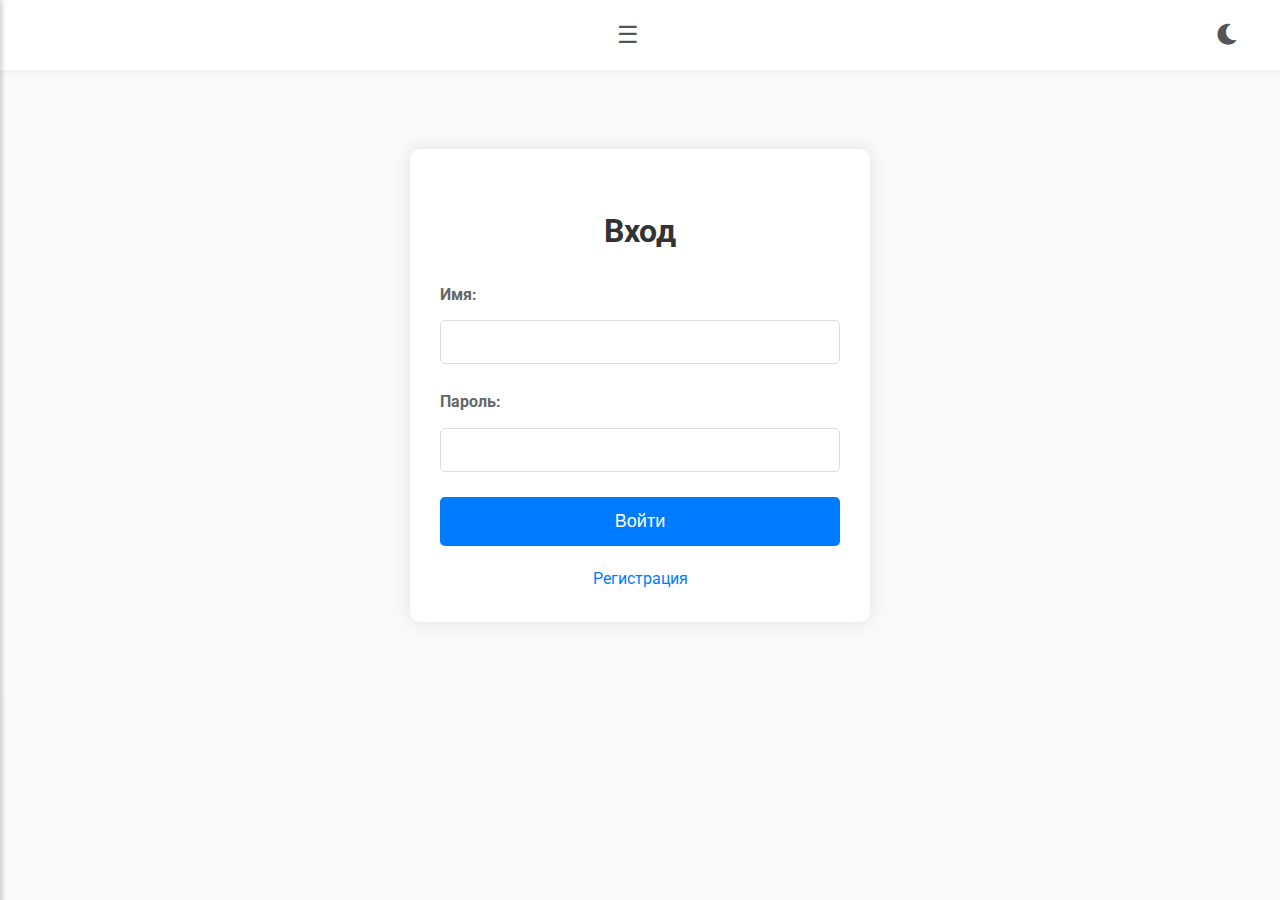
<file: akk.html>
<!DOCTYPE html>
<html lang="ru">

<head>
    <meta charset="UTF-8">
    <meta name="viewport" content="width=device-width, initial-scale=1.0">
    <meta name="description" content="Конспекты по математике.">
    <title>Kонспекты - Аккаунт</title>
    <link rel="stylesheet" href="./css/style.css">
    <!-- Общий стиль -->
    <link rel="stylesheet" href="./css/dark.css" id="theme-stylesheet">
    <link rel="stylesheet" href="./css/akk.css">
    <link rel="stylesheet" href="https://cdnjs.cloudflare.com/ajax/libs/font-awesome/6.0.0/css/all.min.css"
        integrity="sha512-9usAa10IRO0HhonpyAIVpjrylPvoDwiPUiKdWk5t3PyolY1cOd4DSE0Ga+ri4AuTroPR5aQvXU9xC6qOPnzFeg=="
        crossorigin="anonymous" referrerpolicy="no-referrer" />
    <link rel="shortcut icon" href="assets/logo.png" type="image/x-icon">
    <link rel="preconnect" href="https://fonts.googleapis.com">
    <link rel="preconnect" href="https://fonts.gstatic.com" crossorigin>
    <link href="https://fonts.googleapis.com/css2?family=Roboto:wght@400;700&display=swap" rel="stylesheet">
</head>

<body>
    <header>
        <nav>
            <button class="burger-menu">☰</button>
            <a href="./">
            </a>
            <div class="nav-items">
                <a href="./index.html"><i class="fa fa-home"></i> Главная</a>
                <div id="userProfile"> </div>
            </div>
            <div class="theme-toggle">
                <i class="fa-solid fa-moon" id="theme-toggle-icon"></i>
            </div>
        </nav>
    </header>

    <div class="auth-container">
        <div class="form-container">
            <div class="login-form" id="loginForm">
                <h2>Вход</h2>
                <form id="loginFormInner">
                    <div class="form-group">
                        <label for="usernameLogin">Имя:</label>
                        <input type="text" id="usernameLogin" name="usernameLogin" required>
                    </div>
                    <div class="form-group">
                        <label for="passwordLogin">Пароль:</label>
                        <input type="password" id="passwordLogin" name="passwordLogin" required>
                    </div>
                    <button type="submit">Войти</button>
                    <p class="error-message" id="loginErrorMessage"></p>
                </form>
                <a href="#" class="form-switch" id="showRegisterForm">Регистрация</a>
            </div>

            <div class="register-form hidden" id="registerForm">
                <h2>Регистрация</h2>
                <form id="registerFormInner">
                    <div class="form-group">
                        <label for="usernameRegister">Имя:</label>
                        <input type="text" id="usernameRegister" name="usernameRegister" required>
                    </div>
                    <div class="form-group">
                        <label for="passwordRegister">Пароль:</label>
                        <input type="password" id="passwordRegister" name="passwordRegister" required>
                    </div>
                    <button type="submit">Зарегистрироваться</button>
                    <p class="error-message" id="registerErrorMessage"></p>
                </form>
                <a href="#" class="form-switch" id="showLoginForm">Войти</a>
            </div>

            <div class="welcome-message hidden" id="welcomeMessage">
                <h2>Приветствую, <span id="loggedInUsername"></span>!</h2>
                <p><a href="./index.html">Вернутся на главный</a></p>
                <button id="logoutButton">Выйти</button>
            </div>
        </div>
    </div>

    <script src="script.js"></script>
    <!-- Ваши другие скрипты -->
    <script src="burger.js"></script>
    <script src="theme.js"></script>
    <script src="akk.js"></script>
    
</body>

</html>
</file>
<file: css/style.css>
body {
    font-family: 'Roboto', sans-serif;
    margin: 0;
    padding: 0;
    background-color: #f9f9f9;
    color: #333;
    transition: background-color 0.3s, color 0.3s;
    line-height: 1.6;
    justify-content: center;
    align-items: center;
    min-height: 100vh;
}    
a{
    text-decoration: none;
    color: black;
}
#character-table {
    width: 100%;
    border-collapse: collapse;
    margin-top: 10px;
}

#character-table th,
#character-table td {
    border: 1px solid #ddd;
    padding: 8px;
    text-align: left;
}

#character-table th {
    background-color: #f0f0f0;
}

  #particles-js {
    position: fixed;
    width: 100%;
    height: 100%;
    z-index: -1;
  }

  .content {
    padding: 20px;
    border-radius: 10px;
    text-align: center;
    box-shadow: 0 0 10px rgba(0, 0, 0, 0.1); /* Добавляем тень для лучшей видимости */
  }

/*header*/
header {
    background-color: #fff;
    color: #333;
    padding: 1rem 0;
    box-shadow: 0 2px 5px rgba(0, 0, 0, 0.05);
    position: sticky;
    top: 0;
    z-index: 100;
}
/*Logo styling */
.logo a {
    color: #333;
    text-decoration: none;
    font-size: 1.7em;
    font-weight: bold;
    display: flex;
    align-items: center;
}

.logo img {
    width: 50px;
    margin-right: 10px;
}

.site-description {
    font-size: 0.8em;
    color: #777;
    display: block;
}
nav {
    display: flex;
    justify-content: space-between;
    align-items: center;
    max-width: 1200px;
    margin: 0 auto;
    padding: 0 20px;
}
/* Стили для кнопки "гамбургер-меню" */
.burger-menu {
    display: block;
    font-size: 1.5em;
    background: none;
    justify-content:left;
    border: none;
    cursor: pointer;
    padding: 0;
    transition: color 0.3s;
    color: #555;
}
.burger-menu:hover {
    color: #3498db;
}

/* Стили для панели навигации */
.nav-items {
    display: none; /* Скрываем изначально */
    flex-direction: column;
    position: fixed; /* Фиксированное позиционирование */
    top: 0;
    left: 0;
    width: 250px; /* Ширина панели навигации */
    height: 100%; /* Высота на весь экран */
    background-color: #fff;
    padding: 20px;
    box-shadow: 2px 0px 5px rgba(0, 0, 0, 0.2);
    z-index: 1000; /* Поверх всего */
    transform: translateX(-100%); /* Скрываем за левым краем */
    transition: transform 0.3s ease-in-out;
    overflow-y: auto; /* Для скролла, если контента много */
     display: flex;
     gap: 10px;
}

 

.nav-items a {
    padding: 10px;
    display: block;
    text-align: left;
    text-decoration: none;
    color: #333;
    transition: background-color 0.3s, color 0.3s;
    border-bottom: 1px solid #eee; /* Разделитель между ссылками */
}

.nav-items a:last-child {
    border-bottom: none; /* Убираем разделитель у последнего элемента */
}

.nav-items a:hover {
    background-color: #f2f2f2;
    color: #3498db;
}

/* Активация панели навигации */
.nav-items.active {
    display: flex; /* Показываем */
    transform: translateX(0); /* Выдвигаем на экран */
}


/* Затемнение фона при открытом меню */
body.menu-open::before {
    content: "";
    display: block;
    position: fixed;
    top: 0;
    left: 0;
    width: 100%;
    height: 100%;
    background-color: rgba(0, 0, 0, 0.5); /* Полупрозрачный черный */
    z-index: 999; /* Под панелью, но над остальным контентом */
}

.theme-toggle {
    cursor: pointer;
    font-size: 1.5em;
    color: #555;
    transition: color 0.3s;
}
.theme-toggle .fa-sun {
    color: yellow; /* Желтый цвет для солнышка */
}

.theme-toggle:hover {
    color: #777;
}

/*Page content*/
main {
    max-width: 1230px;
    margin: 20px auto;
    padding: 20px;
}

section {
    background-color: #fff;
    padding: 30px;
    margin-bottom: 30px;
    border-radius: 12px;
    box-shadow: 0 4px 8px rgba(0, 0, 0, 0.05);
}

/*Home section */
.home {
    text-align: center;
}

.home h1 {
    font-size: 2.5em;
    color: #3498db;
    margin-bottom: 10px;
}

.home p {
    font-size: 1.1em;

}

/*Subjects section layout*/
#subjects {
    text-align: center;
}

#subjects h2 {
    font-size: 2em;
    color: #333;
    margin-bottom: 20px;
}

.subjects-grid {
    display: grid;
    grid-template-columns: repeat(auto-fit, minmax(280px, 1fr));
    gap: 30px;
    padding: 20px;
}

/*Styling Subject Card*/
.subject-card {
    background-color: #fff;
    border-radius: 12px;
    box-shadow: 0 4px 8px rgba(0, 0, 0, 0.1);
    overflow: hidden;
    text-decoration: none; /* Убираем подчеркивание */
    color: inherit; /* Наследуем цвет текста от родителя */
    /* Clip corners */
}

.subject-body .fa-calculator{
color: #2e60cc;
}
.subject-body .fa-code{
    color: #33cc2e;
}
.subject-body .fa-history{
    color: #fae84a;
}
.subject-body .fa-font{
color: #e62828;
}
.subject-body .fa-flask{
    color: #8d2ecc;
}
.subject-body .fa-shield-alt{
    color: #bf2ecc;
}
.subject-body .fa-cogs{
    color: #2ebacc;
}
.subject-body .fa-cog{
    color: #2ebacc;
}

.subject-header img {
    object-fit: cover;
    width: 100%;
    height: 100%;
    vertical-align: middle;
    transition: transform 0.5s ease; /* Добавляем плавный переход для transform */
}


.subject-card:hover .subject-header img {
    transform: scale(1.1);  /* Увеличиваем масштаб фотографии при hover */
    box-shadow: 0 6px 12px rgba(0, 0, 0, 0.15);
}

.subject-card:hover .subject-body i {
    animation: pulsate 2.5s ease-in-out;
}

@keyframes pulsate {
    0% { transform: scale(1); }
    25%{ transform: scale(0.8);  }
    50% { transform: scale(-1.15); }
    100% { transform: scale(1); }
}

.subject-color-bar {
    height: 8px;  /* Толщина полоски */
    width: 100%;
    /* background-color: #2e60cc; */ /* Цвет полоски (можно задавать инлайново или через классы) */
    border-radius: 0 0 0px 0px; /* Закругление только нижних углов */
}

/*Card header*/
.subject-header {
    height: 180px;
    overflow: hidden;
    /* Добавил overflow: hidden; */
    position: relative;
    /* Чтобы можно было позиционировать псевдоэлемент */

    /* Math color*/


}

.subject-header img {
    object-fit: cover;
    width: 100%;
    height: 100%;
    vertical-align: middle;

    /* Убираем отступ у картинок */
}


/*Card content*/
.subject-body {
    padding: 20px;
    text-align: left;
    display: flex;
    flex-direction: column;
    justify-content: space-between;
    height: 220px;
    /* Fixed height*/
}

.subject-body i {
    margin-right: 8px;
    color: #777;
    /* Color to the icons*/
}

.subject-body h3 {
    font-size: 1.4em;
    margin-bottom: 8px;
    color: #333;
}

.subject-body p {
    font-size: 0.95em;
    color: #555;
    line-height: 1.4;
}

/*Progrees circle*/
.progress-circle {
    width: 60px;
    height: 60px;
    border-radius: 50%;
    background-color: #ecf0f1;
    /* Light background*/
    color: #333;
    display: flex;
    align-items: center;
    justify-content: center;
    font-weight: bold;

    /* Add the place between*/
    align-self: flex-end;
}

.telegram-link {
    color: #2AABEE; /* Telegram blue */
    font-size: 3em; /* Make the icon bigger */
    text-decoration: none; /* Remove underline */
  }
  .fa-telegram:hover{
    color: #000;
  }

/*Content of subject*/
#subject-content {
    text-align: left;
}

#topic-list {
    margin-top: 20px;
}

#topic-list a {
    display: block;
    padding: 12px 15px;
    margin-bottom: 8px;
    background-color: #f2f2f2;
    border-radius: 8px;
    text-decoration: none;
    color: #333;
    transition: background-color 0.3s;
}

#topic-list a:hover {
    background-color: #e0e0e0;
}

/*The form of connection */
#contact-form .form-group {
    margin-bottom: 15px;
}

#contact-form label {
    display: block;
    margin-bottom: 5px;
    font-weight: bold;
}

#contact-form input,
#contact-form textarea {
    width: 100%;
    padding: 10px;
    border: 1px solid #ddd;
    border-radius: 5px;
}

#contact-form button {
    background-color: #333;
    color: #fff;
    padding: 10px 20px;
    border: none;
    border-radius: 5px;
    cursor: pointer;
}

#contact-form button:hover {
    background-color: #555;
}

/*Underground part*/
footer {
    background-color: #333;
    color: #fff;
    text-align: center;
    padding: 10px 0;
    max-width: 100%;
}

/*The classes to hide and show */
.hidden {
    display: none;
}

.active {
    display: block;
}

/*Change the theme*/


/*Switch themes */
.theme-toggle {
    cursor: pointer;
    font-size: 1.5em;
    transition: color 0.3s;
}

.theme-toggle:hover {
    color: #ddd;
}

/*Quiz styling */
#quiz-container {
    margin-top: 20px;
}

#quiz {
    margin-bottom: 20px;
}

/*Show the results*/
#results {
    margin-top: 20px;
    padding: 10px;
    border: 1px solid #ccc;
    border-radius: 5px;
}

#percentage {
    font-weight: bold;
}

/*Добавляем стили для выпадающего меню*/
.nav-items.active {
    display: flex;
}
#userProfile {
    display: flex;
    justify-content: flex-start; /* Align content to the start */
    align-items: center;
    gap: 10px;
    margin-top: auto; /* Push the profile to the bottom */
    padding-bottom: 20px;
    align-items: center;
}

.user-profile-element {
    display: flex;
    align-items: center;
    gap: 5px;
    font-size: 16px;
    color: #555;
}

/* Style the user icon */

.user-profile-element i.fa-user-circle {
    font-size: 20px;
    color: #007bff;
}

/* Style Logout icon */
.user-profile-element a {
    color: #aaa;
    /* So the Link text will be still vissible on  dark theme */
    text-decoration: none;
    transition: color 0.3s ease; /* Smooth transition for hover effect */
}

.user-profile-element a:hover {
    color: #007bff; /* Change color on hover */
}

.user-profile-element a i {
    font-size: 1.2em;
}
#auth_block.hidden {
    display: none;
}
.hidden {
    display: none !important;
}
</file>
<file: css/dark.css>
.dark-mode {
    background-color: #111111;
    color: #fff;
}

.dark-mode h1,
.dark-mode h2,
.dark-mode h3 {
    color: #fff;
}
.dark-mode .progress-circle{
    background-color: #2c2c2c;
    color: #fff;
}

.dark-mode section {
    background-color: #333;
    box-shadow: 0 4px 8px rgba(255, 255, 255, 0.05);
    /* Subtle white shadow*/
}

.dark-mode #topic-list a {
    background-color: #444;
    color: #fff;
}

.dark-mode #topic-list a:hover {
    background-color: #555;
}

.dark-mode #contact-form input,
.dark-mode #contact-form textarea {
    border-color: #555;
    background-color: #333;
    color: #fff;
}
.dark-mode header{
    background-color: #0c0c0c;
}
.dark-mode a {
    color: #ccc;
}
.dark-mode p { 
    color:#ddd;
}
.dark-mode .subject-card{
    background-color:#222;
    color: #ddd;
}
.dark-mode .subject-card h3{
    color: #ddd;
}
.dark-mode .subject-card p{
    color: #bdbdbd;
}

.dark-mode footer {
    background-color: #111;
}
/* Dark Theme Support */
.dark-mode .burger-menu {
    color: #ddd;
}

.dark-mode .burger-menu:hover {
    color: #fff;
}

.dark-mode .nav-items {
    background-color: #333;
    box-shadow: 2px 0px 5px rgba(255, 255, 255, 0.1);
    color: #fff; /* Color for text within the nav */
}

.dark-mode .nav-items a {
    color: #ddd;
    border-bottom: 1px solid #555; /* Darker divider */
}

.dark-mode .nav-items a:hover {
    background-color: #444;
    color: #fff;
}
.dark-mode .home h1 {
    color: #7eb4ff; /* Более светлый синий для заголовка */
}

.dark-mode .topic-block {
    background-color: #333;
    box-shadow: 0 4px 8px rgba(255, 255, 255, 0.05);
}

.dark-mode .topic-header {
    background-color: #444;
    color: #7eb4ff;
}

.dark-mode .topic-header:hover {
    background-color: #555;
}

.dark-mode .topic-content {
    color: #ddd;
}

.dark-mode code {
    background-color: #444;
    color: #ddd;
}
.dark-mode .home p{
    color: #ddd;
}
.dark-mode .auth-container{
    background-color: #0000;
}
.dark-mode .form-container{
    background: #1b1b1b;
}
.dark-mode .form-group .label{
    color: #fff;
}
.dark-mode .user-profile-element{
    color: #ddd;
}
.dark-mode .content{
    color: black;
}
.dark-mode li{
    color: #d6d6d6;
}
.dark-mode td{
    color: #d6d6d6;
}
</file>
<file: css/akk.css>
.auth-container {
    display: flex;
    justify-content: center;
    align-items: center;
    min-height: 70vh; /* Чтобы форма занимала большую часть экрана */
    background-color: #fafafa
}

.form-container {
    background-color: #fff;
    border-radius: 10px;
    box-shadow: 0 0 20px rgba(0, 0, 0, 0.1);
    padding: 30px;
    width: 400px;
    max-width: 90%; /* Для адаптивности на маленьких экранах */
    text-align: center;
}

h2 {
    color: #333;
    margin-bottom: 25px;
    font-size: 2em;
}

.form-group {
    margin-bottom: 20px;
    text-align: left;
}

label {
    display: block;
    margin-bottom: 8px;
    color: #666666;
    font-weight: bold;
}

input[type="text"],
input[type="password"] {
    width: 100%;
    padding: 12px 15px;
    margin: 5px 0;
    border: 1px solid #ddd;
    border-radius: 5px;
    box-sizing: border-box;
    font-size: 16px;
}

button {
    background-color: #007bff;
    color: white;
    padding: 14px 20px;
    border: none;
    border-radius: 5px;
    cursor: pointer;
    font-size: 18px;
    width: 100%;
    transition: background-color 0.3s ease;
}


.error-message {
    color: #dc3545;
    margin-top: 15px;
    text-align: center;
    font-size: 16px;
}

.form-switch {
    display: block;
    text-align: center;
    margin-top: 20px;
    color: #007bff;
    text-decoration: none;
    font-size: 16px;
}

.form-switch:hover {
    text-decoration: underline;
}

.welcome-message {
    text-align: center;
    padding: 30px;
    border-radius: 10px;
    background-color: #f9f9f9;
    font-size: 18px;
}

.welcome-message a {
    color: #007bff;
    text-decoration: none;
}

.welcome-message a:hover {
    text-decoration: underline;
}

.hidden {
    display: none !important;
}
/* Добавьте эти стили для плавного отображения */
.login-form,
.register-form {
    transition: opacity 0.3s ease;
}


#userProfile {
    display: flex;
    justify-content: flex-start; /* Align content to the start */
    align-items: center;
    gap: 10px;
    margin-top: auto; /* Push the profile to the bottom */
    padding-bottom: 20px;
    align-items: center;
}

.user-profile-element {
    display: flex;
    align-items: center;
    gap: 5px;
    font-size: 16px;
    color: #555;
}

/* Style the user icon */

.user-profile-element i.fa-user-circle {
    font-size: 20px;
    color: #007bff;
}

/* Style Logout icon */
.user-profile-element a {
    color: #aaa;
    /* So the Link text will be still vissible on  dark theme */
    text-decoration: none;
    transition: color 0.3s ease; /* Smooth transition for hover effect */
}

.user-profile-element a:hover {
    color: #007bff; /* Change color on hover */
}

.user-profile-element a i {
    font-size: 1.2em;
}
</file>
